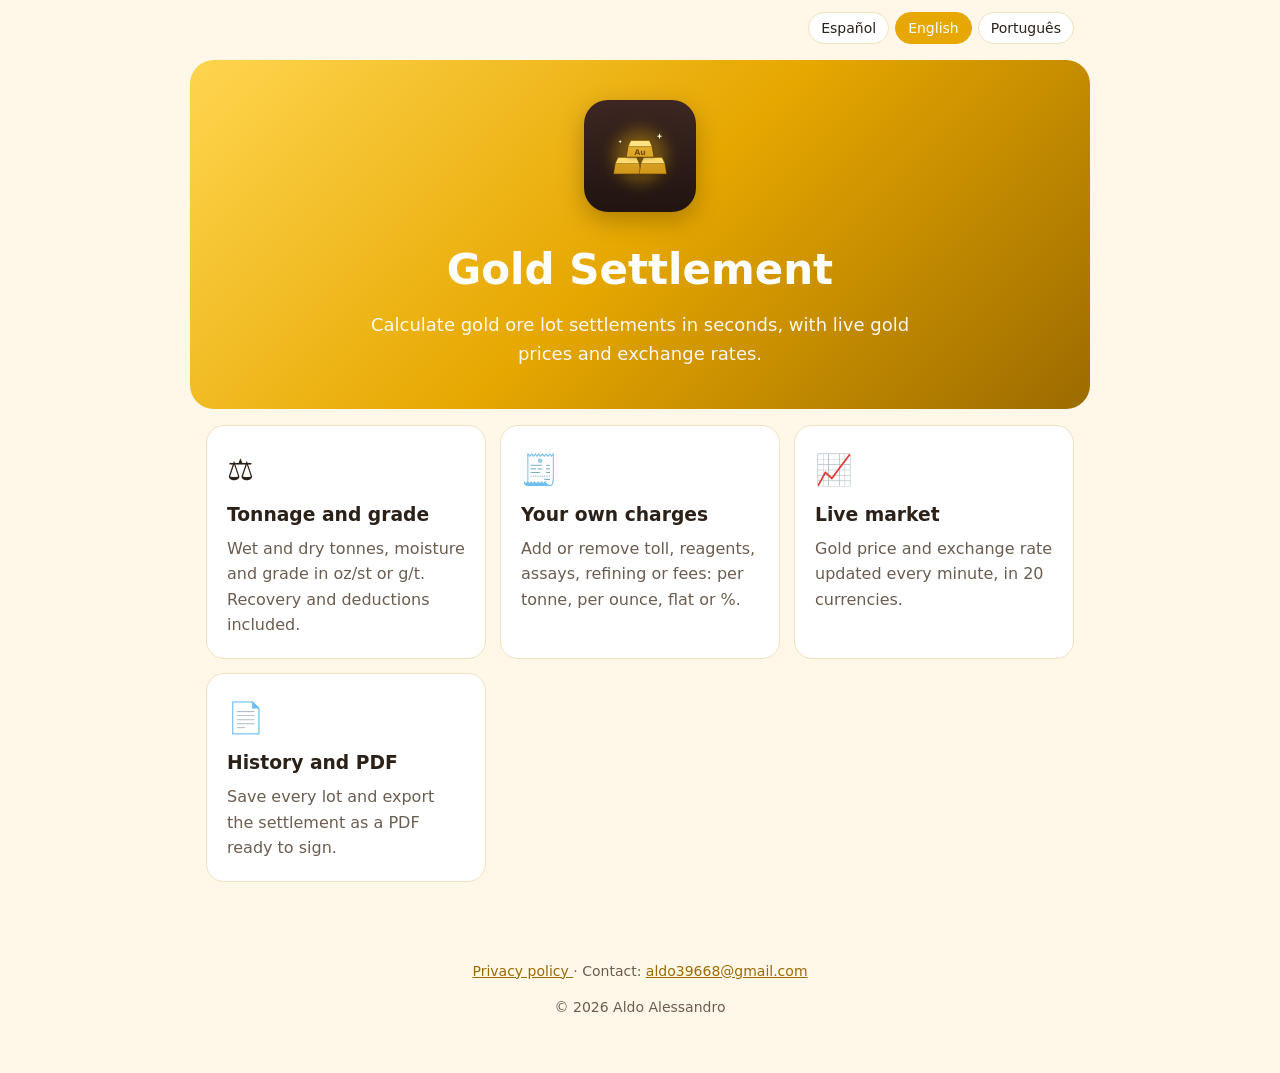
<file: index.html>
<!doctype html>
<html lang="es">
<head>
  <meta charset="utf-8">
  <meta name="viewport" content="width=device-width, initial-scale=1">
  <title>Liquidación de Oro</title>
  <meta name="description" content="Calcula la liquidación de lotes de mineral aurífero con el precio del oro y el tipo de cambio en vivo.">
  <link rel="icon" href="favicon.png">
  <link rel="stylesheet" href="estilos.css">
</head>
<body>
  <nav class="idiomas">
    <button data-usar="es">Español</button>
    <button data-usar="en">English</button>
    <button data-usar="pt">Português</button>
  </nav>

  <header class="hero">
    <img src="icono.png" alt="">
    <h1>
      <span data-lang="es">Liquidación de Oro</span>
      <span data-lang="en">Gold Settlement</span>
      <span data-lang="pt">Liquidação de Ouro</span>
    </h1>
    <p data-lang="es">Calcula la liquidación de tus lotes de mineral aurífero en segundos, con el precio del oro y el tipo de cambio en vivo.</p>
    <p data-lang="en">Calculate gold ore lot settlements in seconds, with live gold prices and exchange rates.</p>
    <p data-lang="pt">Calcule a liquidação dos seus lotes de minério aurífero em segundos, com preço do ouro e câmbio ao vivo.</p>
  </header>

  <main>
    <div class="rejilla">
      <div class="tarjeta">
        <div class="icono">⚖️</div>
        <h3 data-lang="es">Tonelaje y ley</h3><h3 data-lang="en">Tonnage and grade</h3><h3 data-lang="pt">Tonelagem e teor</h3>
        <p data-lang="es">TMH, humedad, TMS y ley en oz/TC o g/TM. Recuperación y deducciones incluidas.</p>
        <p data-lang="en">Wet and dry tonnes, moisture and grade in oz/st or g/t. Recovery and deductions included.</p>
        <p data-lang="pt">Toneladas úmidas e secas, umidade e teor em oz/tc ou g/t. Recuperação e deduções incluídas.</p>
      </div>
      <div class="tarjeta">
        <div class="icono">🧾</div>
        <h3 data-lang="es">Costos a tu medida</h3><h3 data-lang="en">Your own charges</h3><h3 data-lang="pt">Custos sob medida</h3>
        <p data-lang="es">Agrega o quita maquila, reactivos, análisis, refinación o comisiones, por TMS, por onza, fijos o en %.</p>
        <p data-lang="en">Add or remove toll, reagents, assays, refining or fees: per tonne, per ounce, flat or %.</p>
        <p data-lang="pt">Adicione ou remova beneficiamento, reagentes, análises, refino ou comissões: por tonelada, por onça, fixos ou em %.</p>
      </div>
      <div class="tarjeta">
        <div class="icono">📈</div>
        <h3 data-lang="es">Mercado en vivo</h3><h3 data-lang="en">Live market</h3><h3 data-lang="pt">Mercado ao vivo</h3>
        <p data-lang="es">Precio del oro y tipo de cambio actualizados cada minuto, en 20 monedas.</p>
        <p data-lang="en">Gold price and exchange rate updated every minute, in 20 currencies.</p>
        <p data-lang="pt">Preço do ouro e câmbio atualizados a cada minuto, em 20 moedas.</p>
      </div>
      <div class="tarjeta">
        <div class="icono">📄</div>
        <h3 data-lang="es">Historial y PDF</h3><h3 data-lang="en">History and PDF</h3><h3 data-lang="pt">Histórico e PDF</h3>
        <p data-lang="es">Guarda cada lote y exporta la liquidación en PDF lista para firmar.</p>
        <p data-lang="en">Save every lot and export the settlement as a PDF ready to sign.</p>
        <p data-lang="pt">Salve cada lote e exporte a liquidação em PDF pronta para assinar.</p>
      </div>
    </div>
  </main>

  <footer>
    <p>
      <a href="privacidad.html">
        <span data-lang="es">Política de privacidad</span><span data-lang="en">Privacy policy</span><span data-lang="pt">Política de privacidade</span>
      </a>
      ·
      <span data-lang="es">Contacto:</span><span data-lang="en">Contact:</span><span data-lang="pt">Contato:</span>
      <a href="mailto:aldo39668@gmail.com">aldo39668@gmail.com</a>
    </p>
    <p>© 2026 Aldo Alessandro</p>
  </footer>
  <script src="idioma.js"></script>
</body>
</html>
</file>
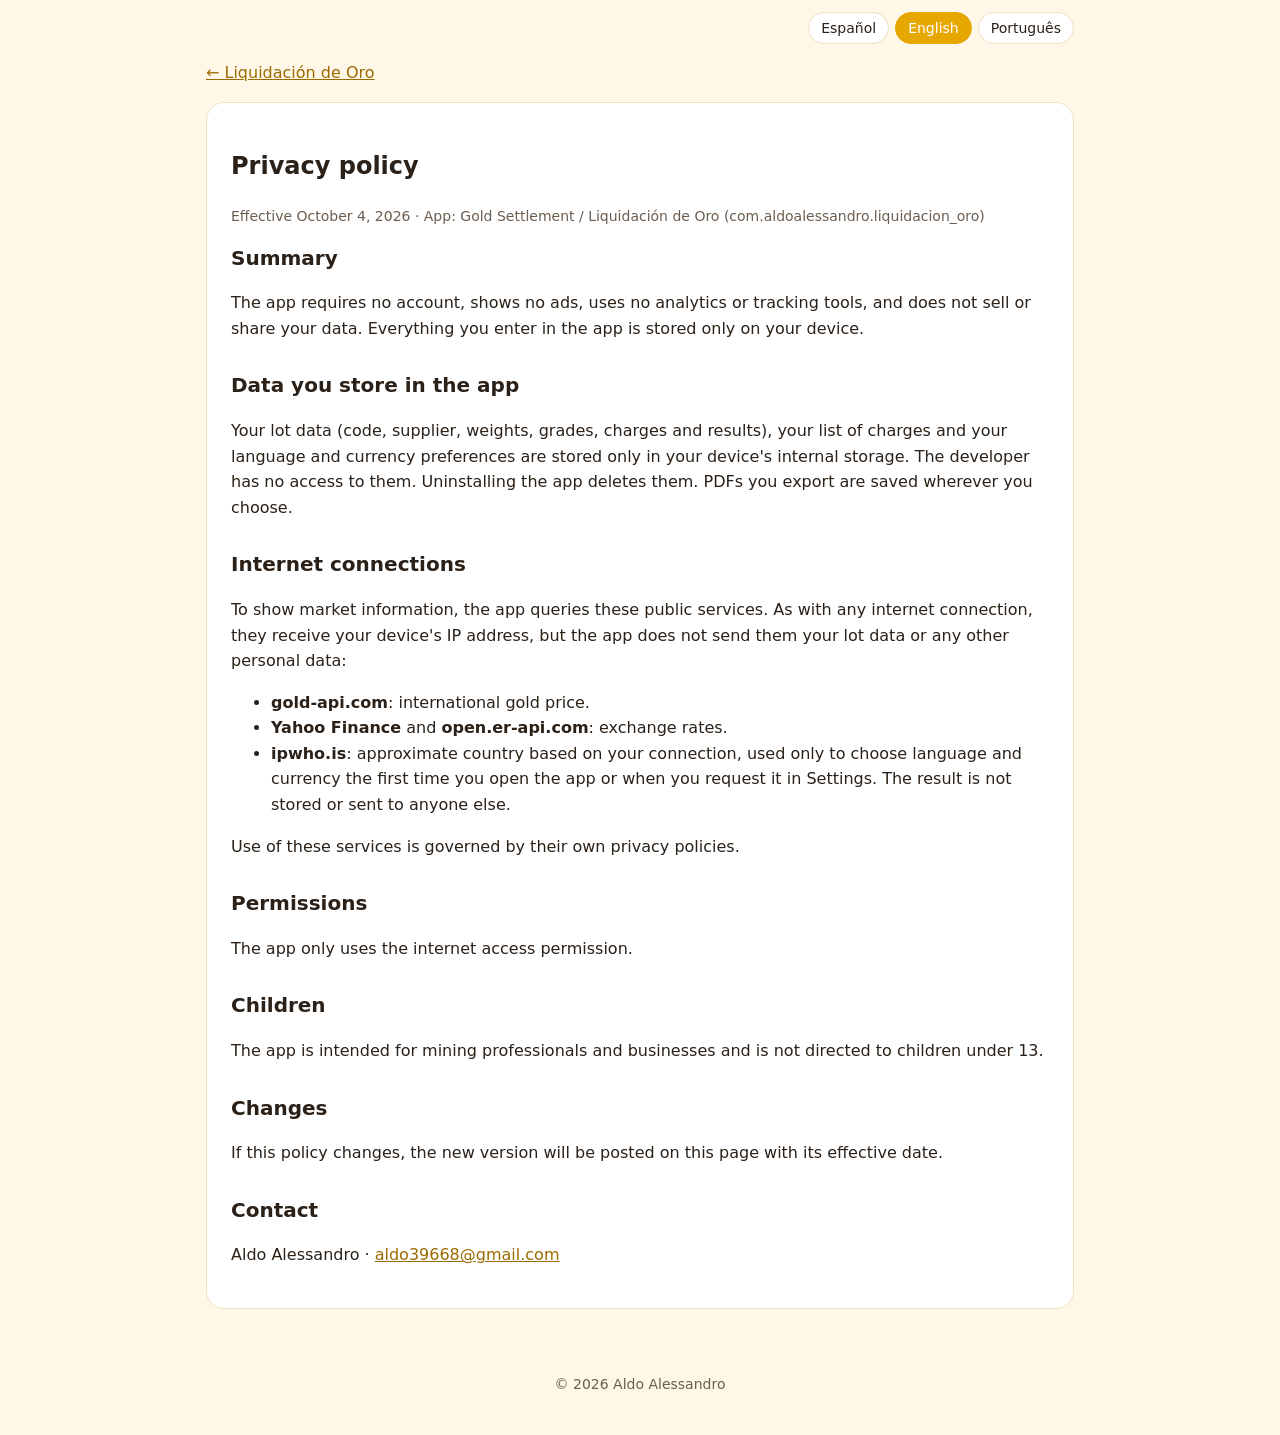
<file: privacidad.html>
<!doctype html>
<html lang="es">
<head>
  <meta charset="utf-8">
  <meta name="viewport" content="width=device-width, initial-scale=1">
  <title>Política de privacidad · Liquidación de Oro</title>
  <link rel="icon" href="favicon.png">
  <link rel="stylesheet" href="estilos.css">
</head>
<body>
  <nav class="idiomas">
    <button data-usar="es">Español</button>
    <button data-usar="en">English</button>
    <button data-usar="pt">Português</button>
  </nav>

  <main>
    <p><a href="index.html">← Liquidación de Oro</a></p>

    <!-- ===================== ESPAÑOL ===================== -->
    <article class="documento" data-lang="es">
      <h1>Política de privacidad</h1>
      <p class="fecha">Vigente desde el 4 de octubre de 2026 · App: Liquidación de Oro (com.aldoalessandro.liquidacion_oro)</p>

      <h2>Resumen</h2>
      <p>Liquidación de Oro no requiere cuenta, no muestra publicidad, no usa herramientas de analítica ni rastreo, y no vende ni comparte tus datos. Todo lo que escribes en la app se guarda únicamente en tu dispositivo.</p>

      <h2>Datos que guardas en la app</h2>
      <p>Los datos de tus lotes (código, proveedor, pesos, leyes, costos y resultados), tu lista de costos y tus preferencias de idioma y moneda se almacenan solo en la memoria interna de tu dispositivo. El desarrollador no tiene acceso a ellos. Si desinstalas la app, se eliminan. Los PDF que exportas se guardan en la ubicación que tú eliges.</p>

      <h2>Conexiones a internet</h2>
      <p>Para mostrar información de mercado, la app consulta estos servicios públicos. Como en cualquier conexión a internet, estos servicios reciben la dirección IP de tu dispositivo, pero la app no les envía tus datos de lotes ni ningún otro dato personal:</p>
      <ul>
        <li><strong>gold-api.com</strong>: precio internacional del oro.</li>
        <li><strong>Yahoo Finance</strong> y <strong>open.er-api.com</strong>: tipo de cambio.</li>
        <li><strong>ipwho.is</strong>: país aproximado según tu conexión, usado solo para elegir el idioma y la moneda la primera vez que abres la app o cuando lo pides en Ajustes. El resultado no se guarda ni se envía a nadie más.</li>
      </ul>
      <p>El uso de estos servicios se rige por sus propias políticas de privacidad.</p>

      <h2>Permisos</h2>
      <p>La app solo usa el permiso de acceso a internet.</p>

      <h2>Menores de edad</h2>
      <p>La app está dirigida a profesionales y negocios mineros y no está destinada a menores de 13 años.</p>

      <h2>Cambios</h2>
      <p>Si esta política cambia, publicaremos la nueva versión en esta página con su fecha de vigencia.</p>

      <h2>Contacto</h2>
      <p>Aldo Alessandro · <a href="mailto:aldo39668@gmail.com">aldo39668@gmail.com</a></p>
    </article>

    <!-- ===================== ENGLISH ===================== -->
    <article class="documento" data-lang="en">
      <h1>Privacy policy</h1>
      <p class="fecha">Effective October 4, 2026 · App: Gold Settlement / Liquidación de Oro (com.aldoalessandro.liquidacion_oro)</p>

      <h2>Summary</h2>
      <p>The app requires no account, shows no ads, uses no analytics or tracking tools, and does not sell or share your data. Everything you enter in the app is stored only on your device.</p>

      <h2>Data you store in the app</h2>
      <p>Your lot data (code, supplier, weights, grades, charges and results), your list of charges and your language and currency preferences are stored only in your device's internal storage. The developer has no access to them. Uninstalling the app deletes them. PDFs you export are saved wherever you choose.</p>

      <h2>Internet connections</h2>
      <p>To show market information, the app queries these public services. As with any internet connection, they receive your device's IP address, but the app does not send them your lot data or any other personal data:</p>
      <ul>
        <li><strong>gold-api.com</strong>: international gold price.</li>
        <li><strong>Yahoo Finance</strong> and <strong>open.er-api.com</strong>: exchange rates.</li>
        <li><strong>ipwho.is</strong>: approximate country based on your connection, used only to choose language and currency the first time you open the app or when you request it in Settings. The result is not stored or sent to anyone else.</li>
      </ul>
      <p>Use of these services is governed by their own privacy policies.</p>

      <h2>Permissions</h2>
      <p>The app only uses the internet access permission.</p>

      <h2>Children</h2>
      <p>The app is intended for mining professionals and businesses and is not directed to children under 13.</p>

      <h2>Changes</h2>
      <p>If this policy changes, the new version will be posted on this page with its effective date.</p>

      <h2>Contact</h2>
      <p>Aldo Alessandro · <a href="mailto:aldo39668@gmail.com">aldo39668@gmail.com</a></p>
    </article>

    <!-- ===================== PORTUGUÊS ===================== -->
    <article class="documento" data-lang="pt">
      <h1>Política de privacidade</h1>
      <p class="fecha">Vigente desde 4 de outubro de 2026 · App: Liquidação de Ouro / Liquidación de Oro (com.aldoalessandro.liquidacion_oro)</p>

      <h2>Resumo</h2>
      <p>O app não exige conta, não exibe anúncios, não usa ferramentas de análise ou rastreamento e não vende nem compartilha seus dados. Tudo o que você digita no app fica armazenado somente no seu dispositivo.</p>

      <h2>Dados que você guarda no app</h2>
      <p>Os dados dos seus lotes (código, fornecedor, pesos, teores, custos e resultados), sua lista de custos e suas preferências de idioma e moeda ficam armazenados apenas na memória interna do seu dispositivo. O desenvolvedor não tem acesso a eles. Ao desinstalar o app, eles são excluídos. Os PDFs exportados são salvos no local que você escolher.</p>

      <h2>Conexões com a internet</h2>
      <p>Para mostrar informações de mercado, o app consulta estes serviços públicos. Como em qualquer conexão com a internet, eles recebem o endereço IP do seu dispositivo, mas o app não envia seus dados de lotes nem qualquer outro dado pessoal:</p>
      <ul>
        <li><strong>gold-api.com</strong>: preço internacional do ouro.</li>
        <li><strong>Yahoo Finance</strong> e <strong>open.er-api.com</strong>: câmbio.</li>
        <li><strong>ipwho.is</strong>: país aproximado pela sua conexão, usado apenas para escolher idioma e moeda na primeira vez que você abre o app ou quando solicitado em Ajustes. O resultado não é armazenado nem enviado a ninguém.</li>
      </ul>
      <p>O uso desses serviços é regido pelas respectivas políticas de privacidade.</p>

      <h2>Permissões</h2>
      <p>O app usa apenas a permissão de acesso à internet.</p>

      <h2>Menores de idade</h2>
      <p>O app é destinado a profissionais e empresas de mineração e não é direcionado a menores de 13 anos.</p>

      <h2>Alterações</h2>
      <p>Se esta política mudar, a nova versão será publicada nesta página com a data de vigência.</p>

      <h2>Contato</h2>
      <p>Aldo Alessandro · <a href="mailto:aldo39668@gmail.com">aldo39668@gmail.com</a></p>
    </article>
  </main>

  <footer>© 2026 Aldo Alessandro</footer>
  <script src="idioma.js"></script>
</body>
</html>
</file>
<file: estilos.css>
:root {
  --oro: #e6a700;
  --oro-claro: #ffd54f;
  --oro-oscuro: #9c6b00;
  --cafe: #2f1d18;
  --fondo: #fff8e8;
  --tarjeta: #ffffff;
  --texto: #2b2118;
  --suave: #6b5d50;
  --borde: #f0e2c0;
}
@media (prefers-color-scheme: dark) {
  :root {
    --fondo: #1a1310;
    --tarjeta: #261c17;
    --texto: #f5ecdf;
    --suave: #c2b3a2;
    --borde: #3d2e25;
  }
}
* { box-sizing: border-box; }
body {
  margin: 0;
  font-family: system-ui, -apple-system, "Segoe UI", Roboto, sans-serif;
  background: var(--fondo);
  color: var(--texto);
  line-height: 1.6;
}
a { color: var(--oro-oscuro); }
@media (prefers-color-scheme: dark) { a { color: var(--oro-claro); } }

.idiomas {
  display: flex; justify-content: flex-end; gap: 6px;
  max-width: 900px; margin: 0 auto; padding: 12px 16px 0;
}
.idiomas button {
  border: 1px solid var(--borde); background: var(--tarjeta); color: var(--texto);
  border-radius: 20px; padding: 4px 12px; cursor: pointer; font: inherit; font-size: 14px;
}
.idiomas button.activo { background: var(--oro); border-color: var(--oro); color: #fff; }

.hero {
  max-width: 900px; margin: 16px auto; padding: 40px 24px; border-radius: 24px;
  background: linear-gradient(135deg, var(--oro-claro), var(--oro), var(--oro-oscuro));
  color: #fff; text-align: center;
}
.hero img { width: 112px; height: 112px; border-radius: 24px; box-shadow: 0 8px 24px rgba(0,0,0,.25); }
.hero h1 { margin: 16px 0 8px; font-size: clamp(28px, 6vw, 42px); }
.hero p { margin: 0 auto; max-width: 560px; font-size: 18px; opacity: .95; }

main { max-width: 900px; margin: 0 auto; padding: 0 16px 40px; }
.rejilla { display: grid; grid-template-columns: repeat(auto-fit, minmax(240px, 1fr)); gap: 14px; }
.tarjeta {
  background: var(--tarjeta); border: 1px solid var(--borde); border-radius: 18px; padding: 20px;
}
.tarjeta .icono { font-size: 30px; }
.tarjeta h3 { margin: 6px 0; }
.tarjeta p { margin: 0; color: var(--suave); }

.documento { background: var(--tarjeta); border: 1px solid var(--borde); border-radius: 18px; padding: 24px; }
.documento h2 { margin-top: 28px; font-size: 20px; }
.documento h2:first-of-type { margin-top: 8px; }
.fecha { color: var(--suave); font-size: 14px; }

footer { text-align: center; color: var(--suave); font-size: 14px; padding: 24px 16px 40px; }

[data-lang] { display: none; }
html[lang="es"] [data-lang="es"],
html[lang="en"] [data-lang="en"],
html[lang="pt"] [data-lang="pt"] { display: revert; }
</file>
